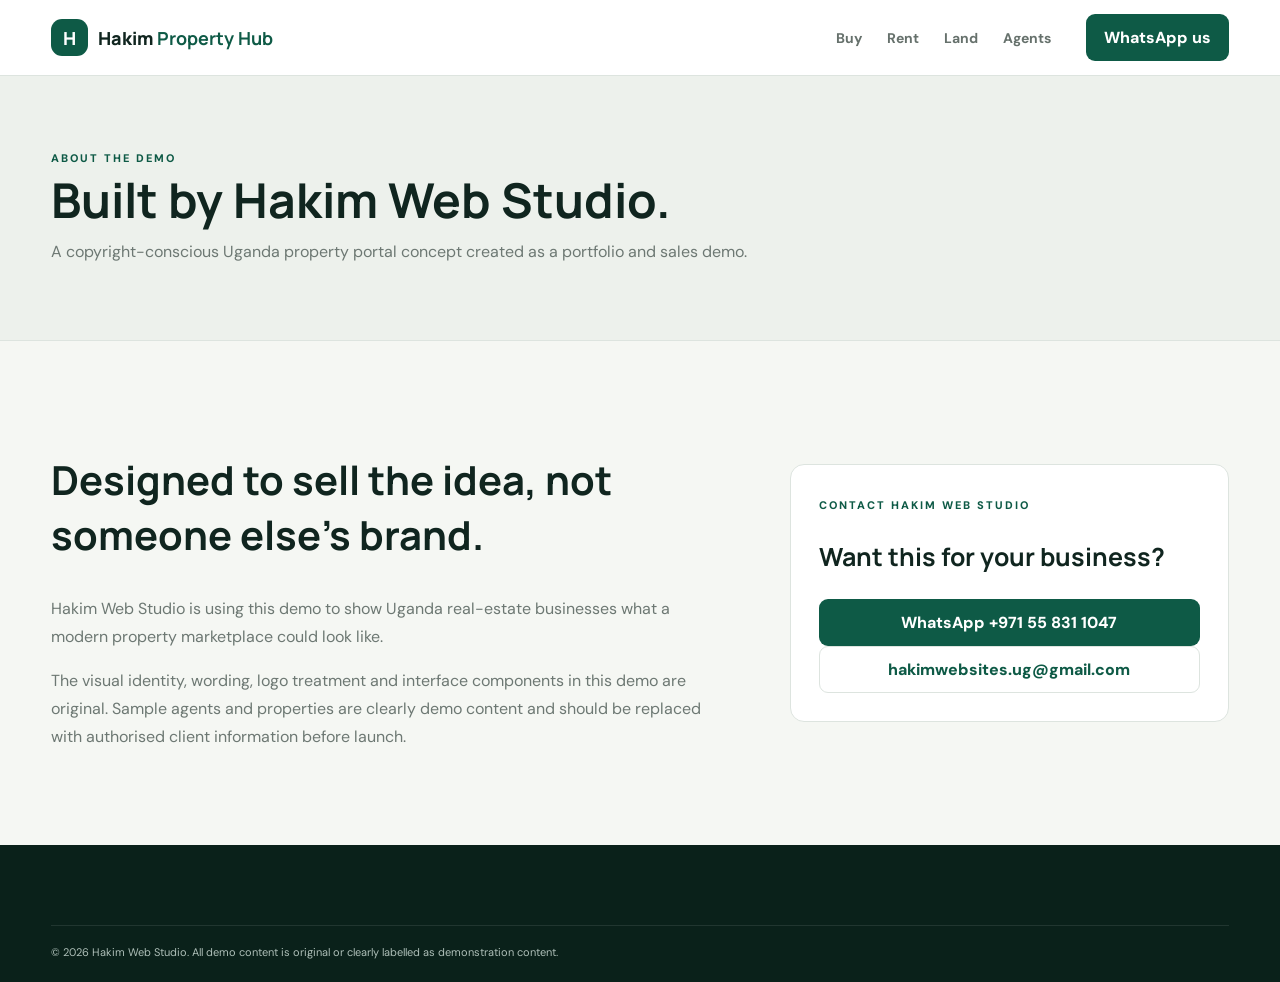
<file: about.html>
<!doctype html>
<html lang="en">

<head>
    <meta charset="utf-8">
    <meta name="viewport" content="width=device-width,initial-scale=1">
    <title>About | Hakim Property Hub</title>
    <link rel="stylesheet" href="style.css">
</head>

<body>
    <header class="header">
        <div class="container nav"><a class="brand" href="index.html"><span class="logo">H</span><span>Hakim <b>Property
                        Hub</b></span></a>
            <nav><a href="listings.html">Buy</a><a href="listings.html?mode=rent">Rent</a><a
                    href="listings.html?type=land">Land</a><a href="agents.html">Agents</a></nav>
            <div class="nav-right"><a class="btn btn-green"
                    href="https://wa.me/971558311047?text=Hello%20Hakim%20Web%20Studio" target="_blank">WhatsApp us</a>
            </div>
        </div>
    </header>
    <section class="page-hero">
        <div class="container"><span class="eyebrow dark">ABOUT THE DEMO</span>
            <h1>Built by Hakim Web Studio.</h1>
            <p>A copyright-conscious Uganda property portal concept created as a portfolio and sales demo.</p>
        </div>
    </section>
    <section class="section">
        <div class="container about">
            <div>
                <h2>Designed to sell the idea, not someone else's brand.</h2>
                <p>Hakim Web Studio is using this demo to show Uganda real-estate businesses what a modern property
                    marketplace could look like.</p>
                <p>The visual identity, wording, logo treatment and interface components in this demo are original.
                    Sample agents and properties are clearly demo content and should be replaced with authorised client
                    information before launch.</p>
            </div>
            <div class="contact-box"><span class="eyebrow dark">CONTACT HAKIM WEB STUDIO</span>
                <h3>Want this for your business?</h3><a class="btn btn-green full"
                    href="https://wa.me/971558311047?text=Hello%20Hakim%20Web%20Studio%2C%20I%27m%20interested%20in%20a%20property%20website."
                    target="_blank">WhatsApp +971 55 831 1047</a><a class="btn btn-outline full"
                    href="mailto:hakimwebsites.ug@gmail.com?subject=Property%20Website%20Enquiry">hakimwebsites.ug@gmail.com</a>
            </div>
        </div>
    </section>
    <footer>
        <div class="container copyright">© 2026 Hakim Web Studio. All demo content is original or clearly labelled as
            demonstration content.</div>
    </footer>
</body>

</html>
</file>
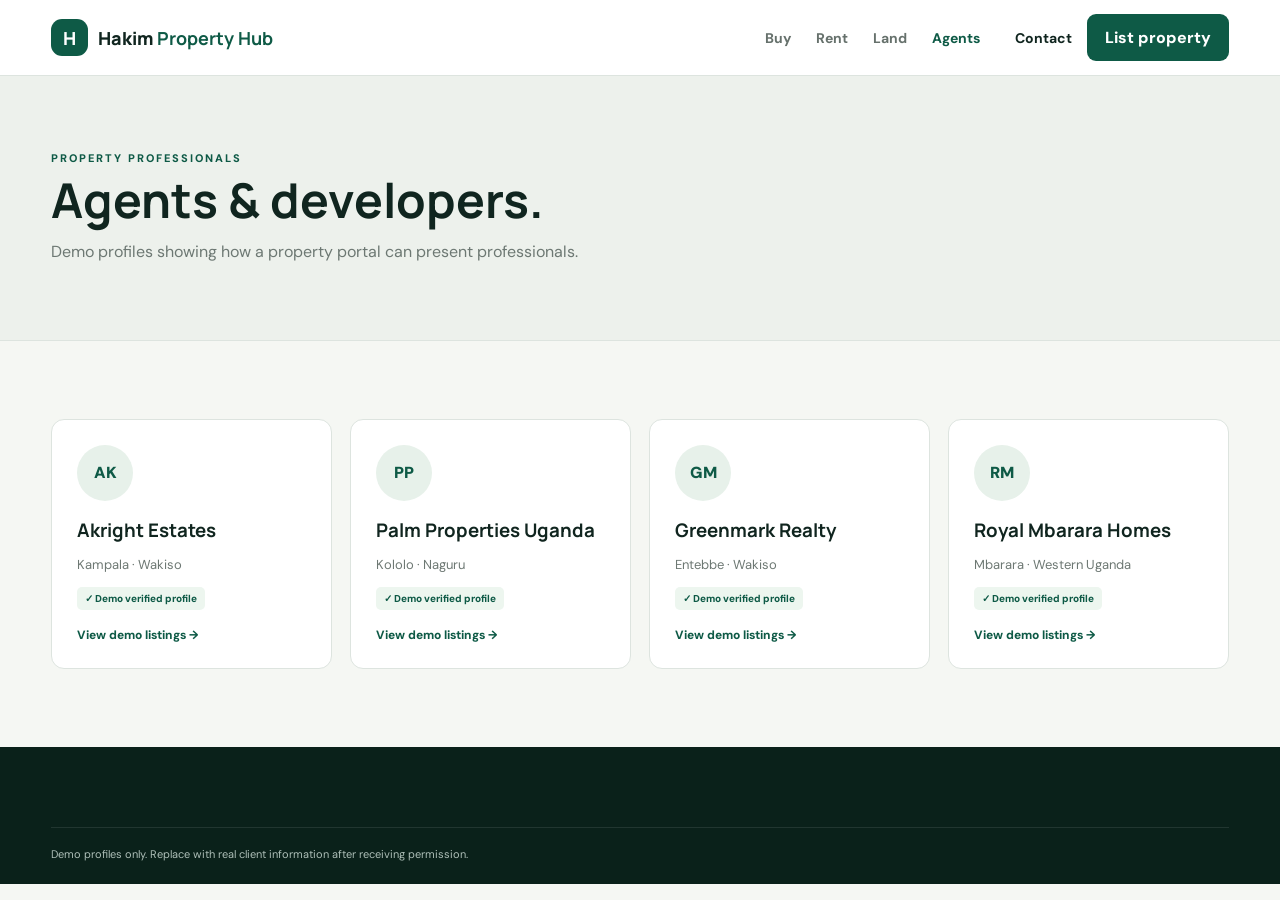
<file: agents.html>
<!doctype html>
<html lang="en">

<head>
    <meta charset="utf-8">
    <meta name="viewport" content="width=device-width,initial-scale=1">
    <title>Agents | Hakim Property Hub</title>
    <link rel="stylesheet" href="style.css">
</head>

<body>
    <header class="header">
        <div class="container nav"><a class="brand" href="index.html"><span class="logo">H</span><span>Hakim <b>Property
                        Hub</b></span></a>
            <nav><a href="listings.html">Buy</a><a href="listings.html?mode=rent">Rent</a><a
                    href="listings.html?type=land">Land</a><a class="active" href="agents.html">Agents</a></nav>
            <div class="nav-right"><a class="signin" href="mailto:hakimwebsites.ug@gmail.com">Contact</a><a
                    class="btn btn-green" href="list-property.html">List property</a></div>
        </div>
    </header>
    <section class="page-hero">
        <div class="container"><span class="eyebrow dark">PROPERTY PROFESSIONALS</span>
            <h1>Agents & developers.</h1>
            <p>Demo profiles showing how a property portal can present professionals.</p>
        </div>
    </section>
    <section class="section">
        <div class="container agent-grid">
            <div class="agent-card">
                <div class="avatar">AK</div>
                <h3>Akright Estates</h3>
                <p>Kampala · Wakiso</p><span>✓ Demo verified profile</span><a href="listings.html">View demo listings
                    →</a>
            </div>
            <div class="agent-card">
                <div class="avatar">PP</div>
                <h3>Palm Properties Uganda</h3>
                <p>Kololo · Naguru</p><span>✓ Demo verified profile</span><a href="listings.html">View demo listings
                    →</a>
            </div>
            <div class="agent-card">
                <div class="avatar">GM</div>
                <h3>Greenmark Realty</h3>
                <p>Entebbe · Wakiso</p><span>✓ Demo verified profile</span><a href="listings.html">View demo listings
                    →</a>
            </div>
            <div class="agent-card">
                <div class="avatar">RM</div>
                <h3>Royal Mbarara Homes</h3>
                <p>Mbarara · Western Uganda</p><span>✓ Demo verified profile</span><a href="listings.html">View demo
                    listings →</a>
            </div>
        </div>
    </section>
    <footer>
        <div class="container copyright">Demo profiles only. Replace with real client information after receiving
            permission.</div>
    </footer>
</body>

</html>
</file>
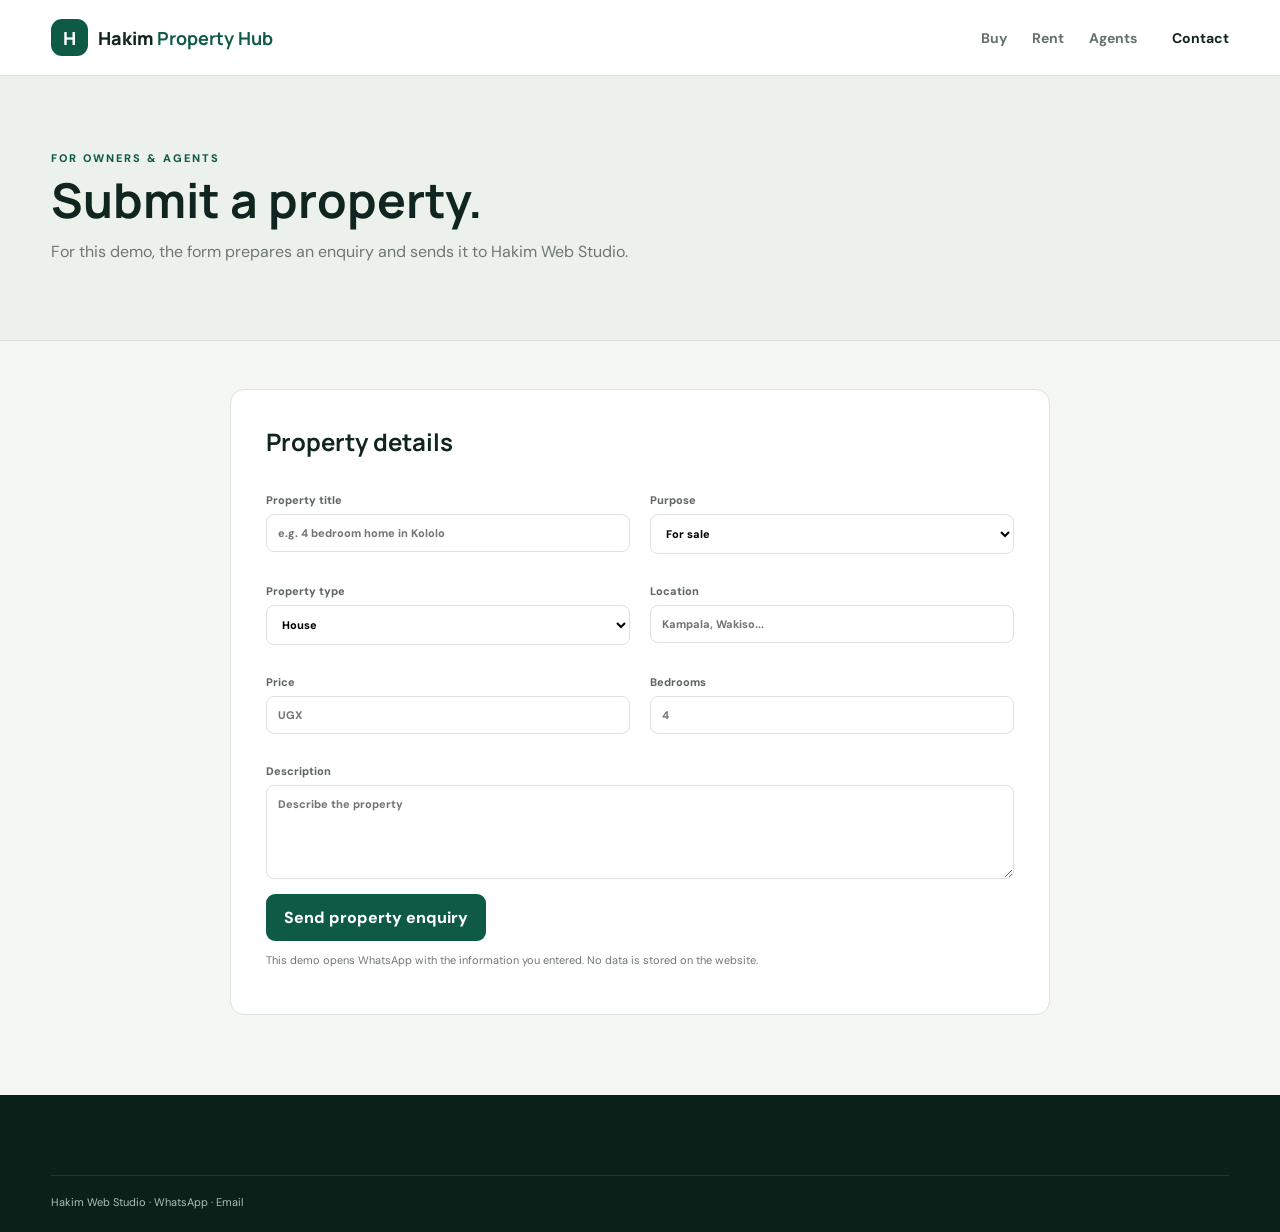
<file: list-property.html>
<!doctype html>
<html lang="en">

<head>
    <meta charset="utf-8">
    <meta name="viewport" content="width=device-width,initial-scale=1">
    <title>List Property | Hakim Property Hub</title>
    <link rel="stylesheet" href="style.css">
</head>

<body>
    <header class="header">
        <div class="container nav"><a class="brand" href="index.html"><span class="logo">H</span><span>Hakim <b>Property
                        Hub</b></span></a>
            <nav><a href="listings.html">Buy</a><a href="listings.html?mode=rent">Rent</a><a
                    href="agents.html">Agents</a></nav>
            <div class="nav-right"><a class="signin" href="mailto:hakimwebsites.ug@gmail.com">Contact</a></div>
        </div>
    </header>
    <section class="page-hero">
        <div class="container"><span class="eyebrow dark">FOR OWNERS & AGENTS</span>
            <h1>Submit a property.</h1>
            <p>For this demo, the form prepares an enquiry and sends it to Hakim Web Studio.</p>
        </div>
    </section>
    <section class="form-section container">
        <form id="listingForm" class="form-card">
            <h2>Property details</h2>
            <div class="form-grid"><label>Property title<input id="title" required
                        placeholder="e.g. 4 bedroom home in Kololo"></label><label>Purpose<select id="purpose">
                        <option>For sale</option>
                        <option>For rent</option>
                        <option>Shortlet</option>
                    </select></label><label>Property type<select id="ptype">
                        <option>House</option>
                        <option>Apartment</option>
                        <option>Land</option>
                        <option>Commercial</option>
                    </select></label><label>Location<input id="plocation" required
                        placeholder="Kampala, Wakiso..."></label><label>Price<input id="price"
                        placeholder="UGX"></label><label>Bedrooms<input id="pbed" type="number" min="0"
                        placeholder="4"></label><label class="wide">Description<textarea id="desc" rows="5"
                        placeholder="Describe the property"></textarea></label></div><button class="btn btn-green">Send
                property enquiry</button>
            <p class="note">This demo opens WhatsApp with the information you entered. No data is stored on the website.
            </p>
        </form>
    </section>
    <footer>
        <div class="container copyright">Hakim Web Studio · <a href="https://wa.me/971558311047"
                target="_blank">WhatsApp</a> · <a href="mailto:hakimwebsites.ug@gmail.com">Email</a></div>
    </footer>
    <script>
        document.getElementById('listingForm').addEventListener('submit', function (e) { e.preventDefault(); const msg = `Hello Hakim Web Studio, I want to submit a property.\\n\\nTitle: ${title.value}\\nPurpose: ${purpose.value}\\nType: ${ptype.value}\\nLocation: ${plocation.value}\\nPrice: ${price.value}\\nBedrooms: ${pbed.value}\\nDescription: ${desc.value}`; location.href = 'https://wa.me/971558311047?text=' + encodeURIComponent(msg); });
    </script>
</body>

</html>
</file>
<file: style.css>
@import url('https://fonts.googleapis.com/css2?family=DM+Sans:wght@400;500;600;700&family=Manrope:wght@600;700;800&display=swap');

:root {
    --green: #0e5a46;
    --green2: #15745a;
    --lime: #cbe86d;
    --ink: #10251f;
    --muted: #6d7873;
    --cream: #f5f7f3;
    --line: #dde4df;
    --white: #fff
}

* {
    box-sizing: border-box
}

body {
    margin: 0;
    background: var(--cream);
    color: var(--ink);
    font-family: "DM Sans", Arial, sans-serif
}

a {
    text-decoration: none;
    color: inherit
}

button,
input,
select,
textarea {
    font: inherit
}

.container {
    width: min(1180px, 92%);
    margin: auto
}

.header {
    height: 76px;
    background: #fff;
    border-bottom: 1px solid var(--line);
    position: sticky;
    top: 0;
    z-index: 30
}

.nav {
    height: 100%;
    display: flex;
    align-items: center;
    gap: 35px
}

.brand {
    display: flex;
    align-items: center;
    gap: 10px;
    font: 800 18px Manrope;
    white-space: nowrap
}

.brand b {
    color: var(--green)
}

.logo {
    width: 37px;
    height: 37px;
    border-radius: 11px;
    background: var(--green);
    color: #fff;
    display: grid;
    place-items: center
}

.nav nav {
    display: flex;
    gap: 25px;
    margin-left: auto
}

.nav nav a {
    font-size: 14px;
    font-weight: 700;
    color: #66716c
}

.nav nav a:hover,
.nav nav a.active {
    color: var(--green)
}

.nav-right {
    display: flex;
    gap: 15px;
    align-items: center
}

.signin {
    font-size: 14px;
    font-weight: 700
}

.btn {
    display: inline-flex;
    align-items: center;
    justify-content: center;
    border-radius: 9px;
    padding: 12px 17px;
    font-weight: 800;
    border: 1px solid transparent;
    cursor: pointer
}

.btn-green {
    background: var(--green);
    color: #fff
}

.btn-green:hover {
    background: #094c3b
}

.btn-light {
    background: #fff;
    color: var(--green)
}

.btn-outline {
    border-color: var(--line);
    background: #fff;
    color: var(--green)
}

.btn-outline-light {
    border-color: rgba(255, 255, 255, .45);
    color: #fff;
    background: transparent
}

.full {
    width: 100%
}

.menu {
    display: none;
    border: 0;
    background: none;
    font-size: 25px
}

.hero {
    min-height: 640px;
    background: linear-gradient(90deg, rgba(5, 30, 23, .88), rgba(5, 30, 23, .4)), url("https://images.unsplash.com/photo-1600585154526-990dced4db0d?auto=format&fit=crop&w=1800&q=85") center/cover;
    color: #fff;
    display: flex;
    align-items: center
}

.hero-inner {
    padding: 75px 0 95px
}

.eyebrow {
    font-size: 11px;
    letter-spacing: 2px;
    font-weight: 800;
    color: var(--lime)
}

.eyebrow.dark {
    color: var(--green)
}

h1,
h2,
h3,
h4 {
    font-family: Manrope, Arial, sans-serif
}

h1 {
    font-size: clamp(42px, 6vw, 70px);
    line-height: 1.02;
    margin: 15px 0
}

h1 em {
    color: var(--lime);
    font-style: normal
}

.hero-copy p {
    font-size: 18px;
    line-height: 1.6;
    max-width: 600px;
    color: #e2ece7
}

.search-box {
    background: #fff;
    color: var(--ink);
    max-width: 1000px;
    border-radius: 14px;
    margin-top: 32px;
    box-shadow: 0 22px 70px #0005
}

.tabs {
    display: flex;
    padding: 0 22px;
    border-bottom: 1px solid var(--line)
}

.tabs button {
    background: none;
    border: 0;
    padding: 17px 19px;
    font-weight: 800;
    color: #707a75;
    border-bottom: 3px solid transparent
}

.tabs .active {
    color: var(--green);
    border-color: var(--green)
}

.search-fields {
    display: grid;
    grid-template-columns: 1.2fr 1fr 1fr auto;
    gap: 0;
    padding: 18px
}

.search-fields label {
    font-size: 10px;
    text-transform: uppercase;
    letter-spacing: .8px;
    font-weight: 800;
    color: #78817d;
    padding: 0 15px;
    border-right: 1px solid var(--line)
}

.search-fields select {
    display: block;
    width: 100%;
    border: 0;
    outline: 0;
    padding: 9px 0 0;
    background: transparent;
    color: var(--ink)
}

.search-btn {
    min-width: 125px
}

.advanced {
    display: block;
    padding: 0 22px 17px;
    color: var(--green);
    font-size: 12px;
    font-weight: 800
}

.section {
    padding: 78px 0
}

.grey {
    background: #edf1ec
}

.section-title {
    display: flex;
    justify-content: space-between;
    align-items: end;
    margin-bottom: 28px
}

.section-title h2 {
    font-size: 34px;
    margin: 8px 0 0
}

.section-title>a {
    color: var(--green);
    font-weight: 800;
    font-size: 13px
}

.categories {
    display: grid;
    grid-template-columns: repeat(4, 1fr);
    gap: 16px
}

.categories>a {
    background: #fff;
    border: 1px solid var(--line);
    border-radius: 13px;
    padding: 25px;
    transition: .2s
}

.categories>a:hover {
    transform: translateY(-3px);
    box-shadow: 0 18px 45px #10251f14
}

.icon {
    width: 48px;
    height: 48px;
    border-radius: 12px;
    background: #e7f0ea;
    color: var(--green);
    display: grid;
    place-items: center;
    font-size: 23px
}

.categories h3 {
    margin: 22px 0 5px
}

.categories p {
    color: var(--muted);
    font-size: 13px;
    margin: 0
}

.property-grid {
    display: grid;
    grid-template-columns: repeat(4, 1fr);
    gap: 19px
}

.property-card {
    background: #fff;
    border: 1px solid var(--line);
    border-radius: 13px;
    overflow: hidden
}

.property-img {
    height: 220px;
    display: block;
    position: relative;
    overflow: hidden
}

.property-img img {
    width: 100%;
    height: 100%;
    object-fit: cover;
    transition: .3s
}

.property-card:hover img {
    transform: scale(1.04)
}

.badge {
    position: absolute;
    top: 12px;
    left: 12px;
    background: var(--lime);
    padding: 6px 9px;
    border-radius: 5px;
    font-size: 10px;
    font-weight: 900;
    text-transform: uppercase;
    color: #19362b
}

.property-body {
    padding: 16px
}

.property-body small {
    font-size: 10px;
    text-transform: uppercase;
    letter-spacing: .8px;
    color: #7b8580;
    font-weight: 800
}

.property-body h3 {
    font-size: 16px;
    line-height: 1.3;
    margin: 8px 0
}

.price {
    font-size: 16px;
    color: var(--green)
}

.facts {
    display: flex;
    gap: 13px;
    color: #68736e;
    font-size: 11px;
    margin: 13px 0
}

.agent {
    border-top: 1px solid var(--line);
    padding-top: 11px;
    color: #5f6964;
    font-size: 11px;
    display: flex;
    justify-content: space-between
}

.locations {
    display: grid;
    grid-template-columns: 2fr 1fr 1fr;
    grid-template-rows: 180px 180px;
    gap: 14px
}

.location {
    padding: 23px;
    border-radius: 14px;
    color: #fff;
    display: flex;
    flex-direction: column;
    justify-content: end;
    background: linear-gradient(0deg, #062a20d9, #062a2014), url("https://images.unsplash.com/photo-1444723121867-7a241cacace9?auto=format&fit=crop&w=900&q=80") center/cover
}

.location:nth-child(2) {
    background-image: linear-gradient(0deg, #062a20d9, #062a2014), url("https://images.unsplash.com/photo-1500530855697-b586d89ba3ee?auto=format&fit=crop&w=900&q=80")
}

.location:nth-child(3) {
    background-image: linear-gradient(0deg, #062a20d9, #062a2014), url("https://images.unsplash.com/photo-1494526585095-c41746248156?auto=format&fit=crop&w=900&q=80")
}

.location:nth-child(4) {
    background-image: linear-gradient(0deg, #062a20d9, #062a2014), url("https://images.unsplash.com/photo-1505693416388-ac5ce068fe85?auto=format&fit=crop&w=900&q=80")
}

.location:nth-child(5) {
    background-image: linear-gradient(0deg, #062a20d9, #062a2014), url("https://images.unsplash.com/photo-1511818966892-d7d671e672a2?auto=format&fit=crop&w=900&q=80")
}

.location.big {
    grid-row: span 2
}

.location strong {
    font: 800 25px Manrope
}

.location small {
    opacity: .8
}

.why {
    background: #fff
}

.two-col {
    display: grid;
    grid-template-columns: 1fr 1fr;
    gap: 90px;
    align-items: center
}

.two-col h2 {
    font-size: 42px
}

.lead {
    color: var(--muted);
    line-height: 1.7;
    font-size: 17px
}

.checks>div {
    display: flex;
    gap: 16px;
    padding: 20px 0;
    border-bottom: 1px solid var(--line)
}

.checks b {
    width: 35px;
    height: 35px;
    border-radius: 50%;
    display: grid;
    place-items: center;
    background: #e7f1ea;
    color: var(--green)
}

.checks strong,
.checks small {
    display: block
}

.checks small {
    color: var(--muted);
    margin-top: 4px
}

.cta {
    background: var(--green);
    color: #fff;
    padding: 60px 0
}

.cta-inner {
    display: flex;
    justify-content: space-between;
    align-items: center;
    gap: 30px
}

.cta h2 {
    font-size: 39px;
    margin: 7px 0
}

.cta p {
    color: #cbdcd6
}

.cta-actions {
    display: flex;
    gap: 10px;
    flex-wrap: wrap
}

footer {
    background: #0a211a;
    color: #aebfb8;
    padding: 50px 0 23px
}

.footer-grid {
    display: grid;
    grid-template-columns: 2fr 1fr 1fr;
    gap: 50px
}

.light {
    color: #fff
}

.light b {
    color: var(--lime)
}

footer h4 {
    color: #fff
}

footer p {
    font-size: 13px;
    max-width: 280px;
    line-height: 1.6
}

footer .footer-grid a:not(.brand) {
    display: block;
    margin: 10px 0;
    font-size: 13px
}

.copyright {
    border-top: 1px solid #ffffff18;
    margin-top: 30px;
    padding-top: 19px;
    font-size: 11px
}

.page-hero {
    background: #edf1ec;
    padding: 70px 0 62px;
    border-bottom: 1px solid var(--line)
}

.page-hero h1 {
    font-size: 48px;
    margin: 9px 0
}

.page-hero p {
    color: var(--muted);
    font-size: 16px
}

.listings-layout {
    display: grid;
    grid-template-columns: 265px 1fr;
    gap: 30px;
    padding-top: 38px;
    padding-bottom: 75px
}

.filters {
    background: #fff;
    border: 1px solid var(--line);
    padding: 20px;
    border-radius: 12px;
    height: max-content;
    position: sticky;
    top: 95px
}

.filter-head {
    font-weight: 800;
    display: flex;
    justify-content: space-between;
    margin-bottom: 14px
}

.filter-head button {
    border: 0;
    background: none;
    color: var(--green);
    font-size: 11px;
    font-weight: 800
}

.filters label,
.form-card label {
    font-size: 11px;
    font-weight: 800;
    color: #5d6863;
    display: block;
    margin: 15px 0
}

.filters input,
.filters select,
.form-card input,
.form-card select,
.form-card textarea {
    width: 100%;
    display: block;
    margin-top: 7px;
    padding: 11px;
    border: 1px solid var(--line);
    border-radius: 8px;
    background: #fff;
    outline: 0
}

.results-head {
    display: flex;
    justify-content: space-between;
    align-items: center;
    margin-bottom: 18px
}

.results-head select {
    padding: 9px;
    border: 1px solid var(--line);
    border-radius: 8px;
    background: #fff
}

.empty {
    grid-column: 1/-1;
    background: #fff;
    border: 1px solid var(--line);
    border-radius: 12px;
    text-align: center;
    padding: 60px
}

.agent-grid {
    display: grid;
    grid-template-columns: repeat(4, 1fr);
    gap: 18px
}

.agent-card {
    background: #fff;
    border: 1px solid var(--line);
    padding: 25px;
    border-radius: 13px
}

.avatar {
    width: 56px;
    height: 56px;
    border-radius: 50%;
    background: #e7f1ea;
    color: var(--green);
    display: grid;
    place-items: center;
    font-weight: 900
}

.agent-card h3 {
    margin: 16px 0 5px
}

.agent-card p {
    color: var(--muted);
    font-size: 13px
}

.agent-card span {
    font-size: 10px;
    background: #edf6ef;
    color: var(--green);
    padding: 5px 8px;
    border-radius: 5px;
    font-weight: 800
}

.agent-card a {
    display: block;
    color: var(--green);
    font-size: 12px;
    font-weight: 800;
    margin-top: 20px
}

.form-section {
    padding: 48px 0 80px
}

.form-card {
    background: #fff;
    border: 1px solid var(--line);
    border-radius: 14px;
    padding: 35px;
    max-width: 820px;
    margin: auto
}

.form-card h2 {
    margin-top: 0
}

.form-grid {
    display: grid;
    grid-template-columns: 1fr 1fr;
    gap: 0 20px
}

.wide {
    grid-column: 1/-1
}

.note {
    font-size: 11px;
    color: var(--muted);
    line-height: 1.5
}

.property-page {
    padding: 35px 0 80px
}

.back {
    color: var(--green);
    font-size: 13px;
    font-weight: 800
}

.detail {
    display: grid;
    grid-template-columns: 1fr 320px;
    gap: 35px;
    margin-top: 25px
}

.main-image {
    height: 520px;
    position: relative;
    overflow: hidden;
    border-radius: 15px
}

.main-image img {
    width: 100%;
    height: 100%;
    object-fit: cover
}

.detail-copy {
    padding: 27px 3px
}

.detail-copy h1 {
    font-size: 43px
}

.detail-price {
    color: var(--green);
    font-size: 25px
}

.detail-facts {
    display: flex;
    gap: 35px;
    border-top: 1px solid var(--line);
    border-bottom: 1px solid var(--line);
    padding: 20px 0;
    margin: 22px 0
}

.detail-facts span {
    color: var(--muted);
    font-size: 12px;
    display: flex;
    flex-direction: column;
    gap: 4px
}

.detail-facts b {
    color: var(--ink);
    font-size: 17px
}

.detail-copy p {
    color: var(--muted);
    line-height: 1.7
}

.contact-card {
    height: max-content;
    background: #fff;
    border: 1px solid var(--line);
    border-radius: 14px;
    padding: 25px;
    position: sticky;
    top: 100px
}

.contact-card h3 {
    margin: 14px 0 7px
}

.contact-card hr {
    border: 0;
    border-top: 1px solid var(--line);
    margin: 20px 0
}

.contact-card .btn {
    margin: 5px 0
}

.verified {
    font-size: 10px;
    color: var(--green);
    background: #edf6ef;
    padding: 5px 8px;
    border-radius: 5px;
    font-weight: 800
}

.about {
    display: grid;
    grid-template-columns: 1.2fr .8fr;
    gap: 80px;
    align-items: center
}

.about h2 {
    font-size: 40px
}

.about p {
    color: var(--muted);
    line-height: 1.75
}

.contact-box {
    background: #fff;
    border: 1px solid var(--line);
    padding: 28px;
    border-radius: 14px
}

.contact-box h3 {
    font-size: 25px
}

@media(max-width:900px) {
    .nav nav {
        display: none
    }

    .nav nav.open {
        display: flex;
        position: absolute;
        left: 0;
        right: 0;
        top: 76px;
        background: #fff;
        padding: 20px;
        flex-direction: column;
        border-bottom: 1px solid var(--line)
    }

    .menu {
        display: block;
        margin-left: auto
    }

    .nav-right .signin {
        display: none
    }

    .search-fields {
        grid-template-columns: 1fr 1fr
    }

    .search-fields label:nth-child(2) {
        border-right: 0
    }

    .search-btn {
        grid-column: 1/-1;
        margin-top: 12px
    }

    .property-grid {
        grid-template-columns: repeat(2, 1fr)
    }

    .categories {
        grid-template-columns: repeat(2, 1fr)
    }

    .two-col,
    .about {
        grid-template-columns: 1fr;
        gap: 30px
    }

    .agent-grid {
        grid-template-columns: repeat(2, 1fr)
    }

    .listings-layout {
        grid-template-columns: 1fr
    }

    .filters {
        position: static
    }

    .detail {
        grid-template-columns: 1fr
    }

    .contact-card {
        position: static
    }

    .footer-grid {
        grid-template-columns: 1fr 1fr
    }
}

@media(max-width:560px) {
    .nav {
        height: 68px
    }

    .header {
        height: 68px
    }

    .brand {
        font-size: 15px
    }

    .nav-right .btn {
        display: none
    }

    .hero {
        min-height: 690px
    }

    .hero-inner {
        padding: 55px 0
    }

    .search-fields {
        grid-template-columns: 1fr
    }

    .search-fields label {
        border-right: 0;
        border-bottom: 1px solid var(--line);
        padding: 10px 0
    }

    .search-btn {
        grid-column: auto
    }

    .section {
        padding: 55px 0
    }

    .section-title {
        display: block
    }

    .section-title>a {
        display: block;
        margin-top: 12px
    }

    .property-grid,
    .categories,
    .agent-grid,
    .form-grid,
    .locations {
        grid-template-columns: 1fr
    }

    .locations {
        grid-template-rows: 180px
    }

    .location.big {
        grid-row: auto
    }

    .cta-inner {
        display: block
    }

    .cta-actions {
        margin-top: 20px
    }

    .footer-grid {
        grid-template-columns: 1fr
    }

    .page-hero h1 {
        font-size: 38px
    }

    .main-image {
        height: 320px
    }

    .detail-copy h1 {
        font-size: 35px
    }
}
</file>
